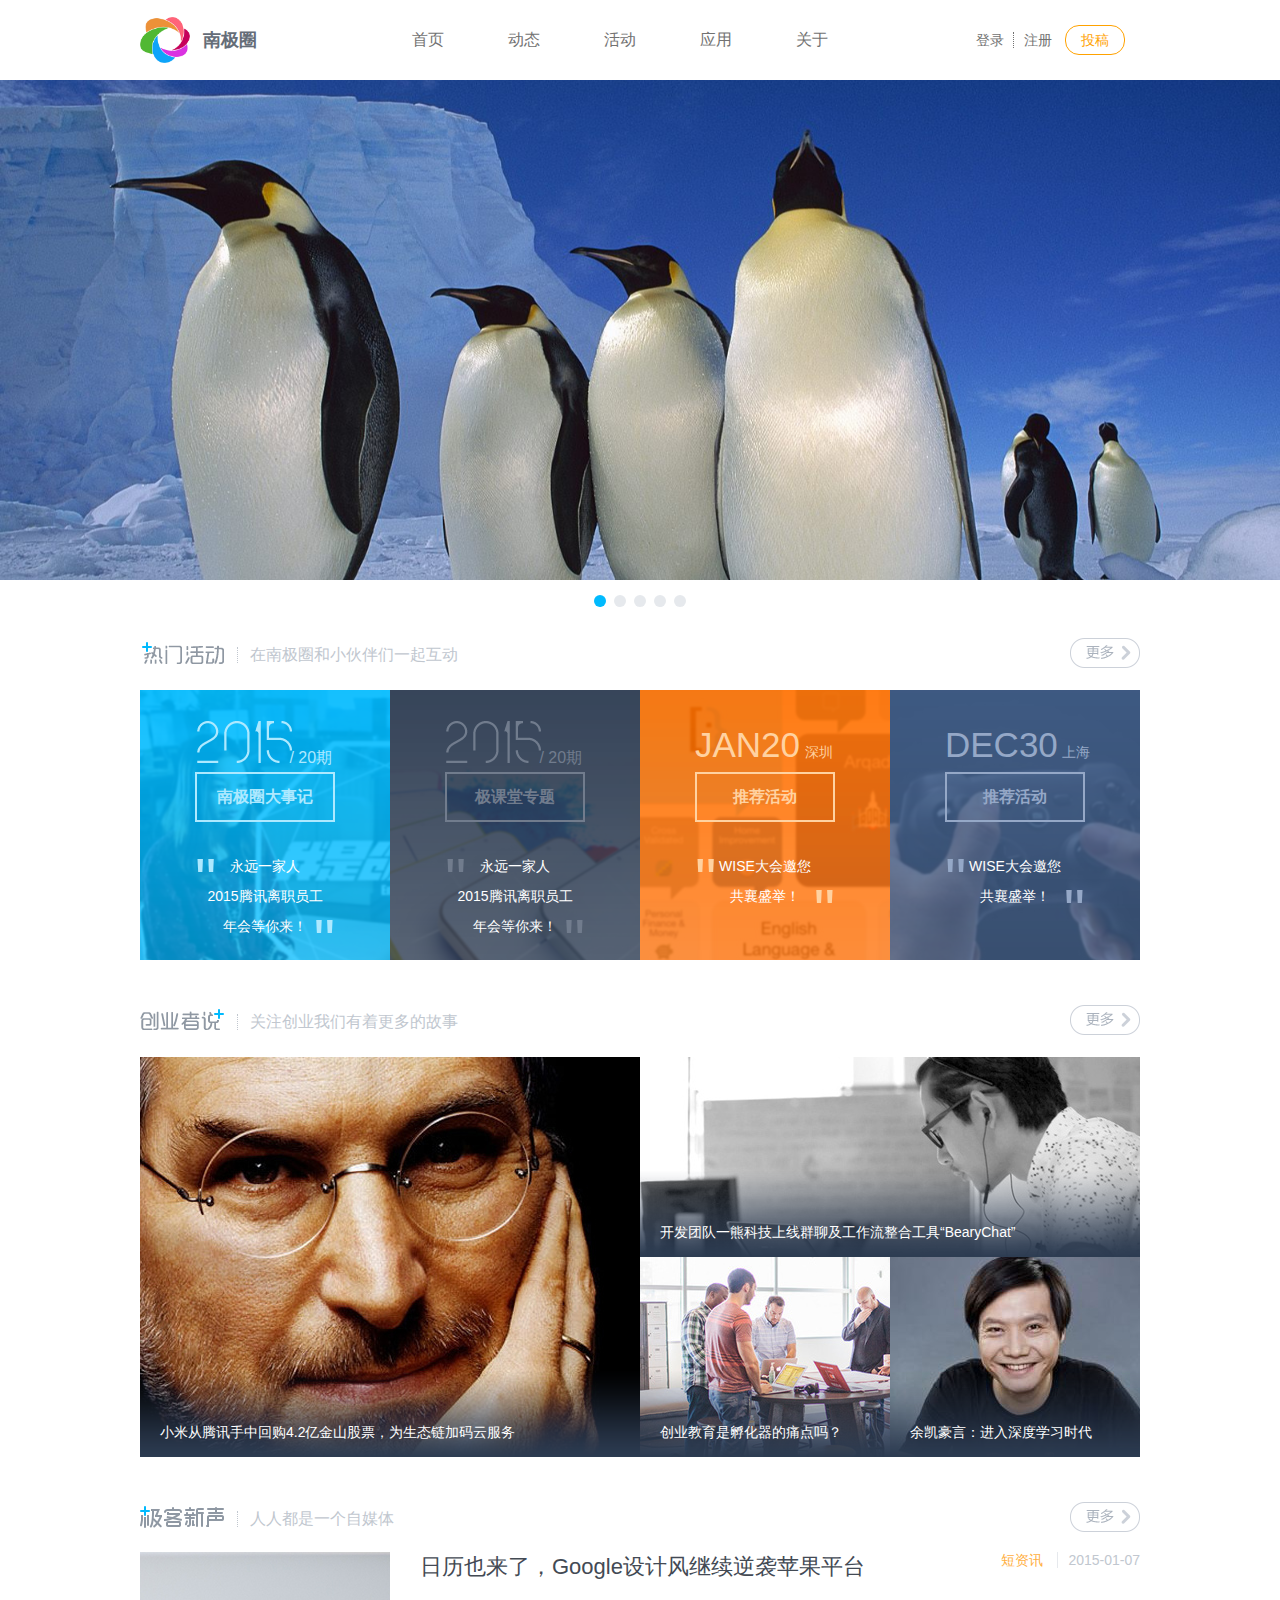
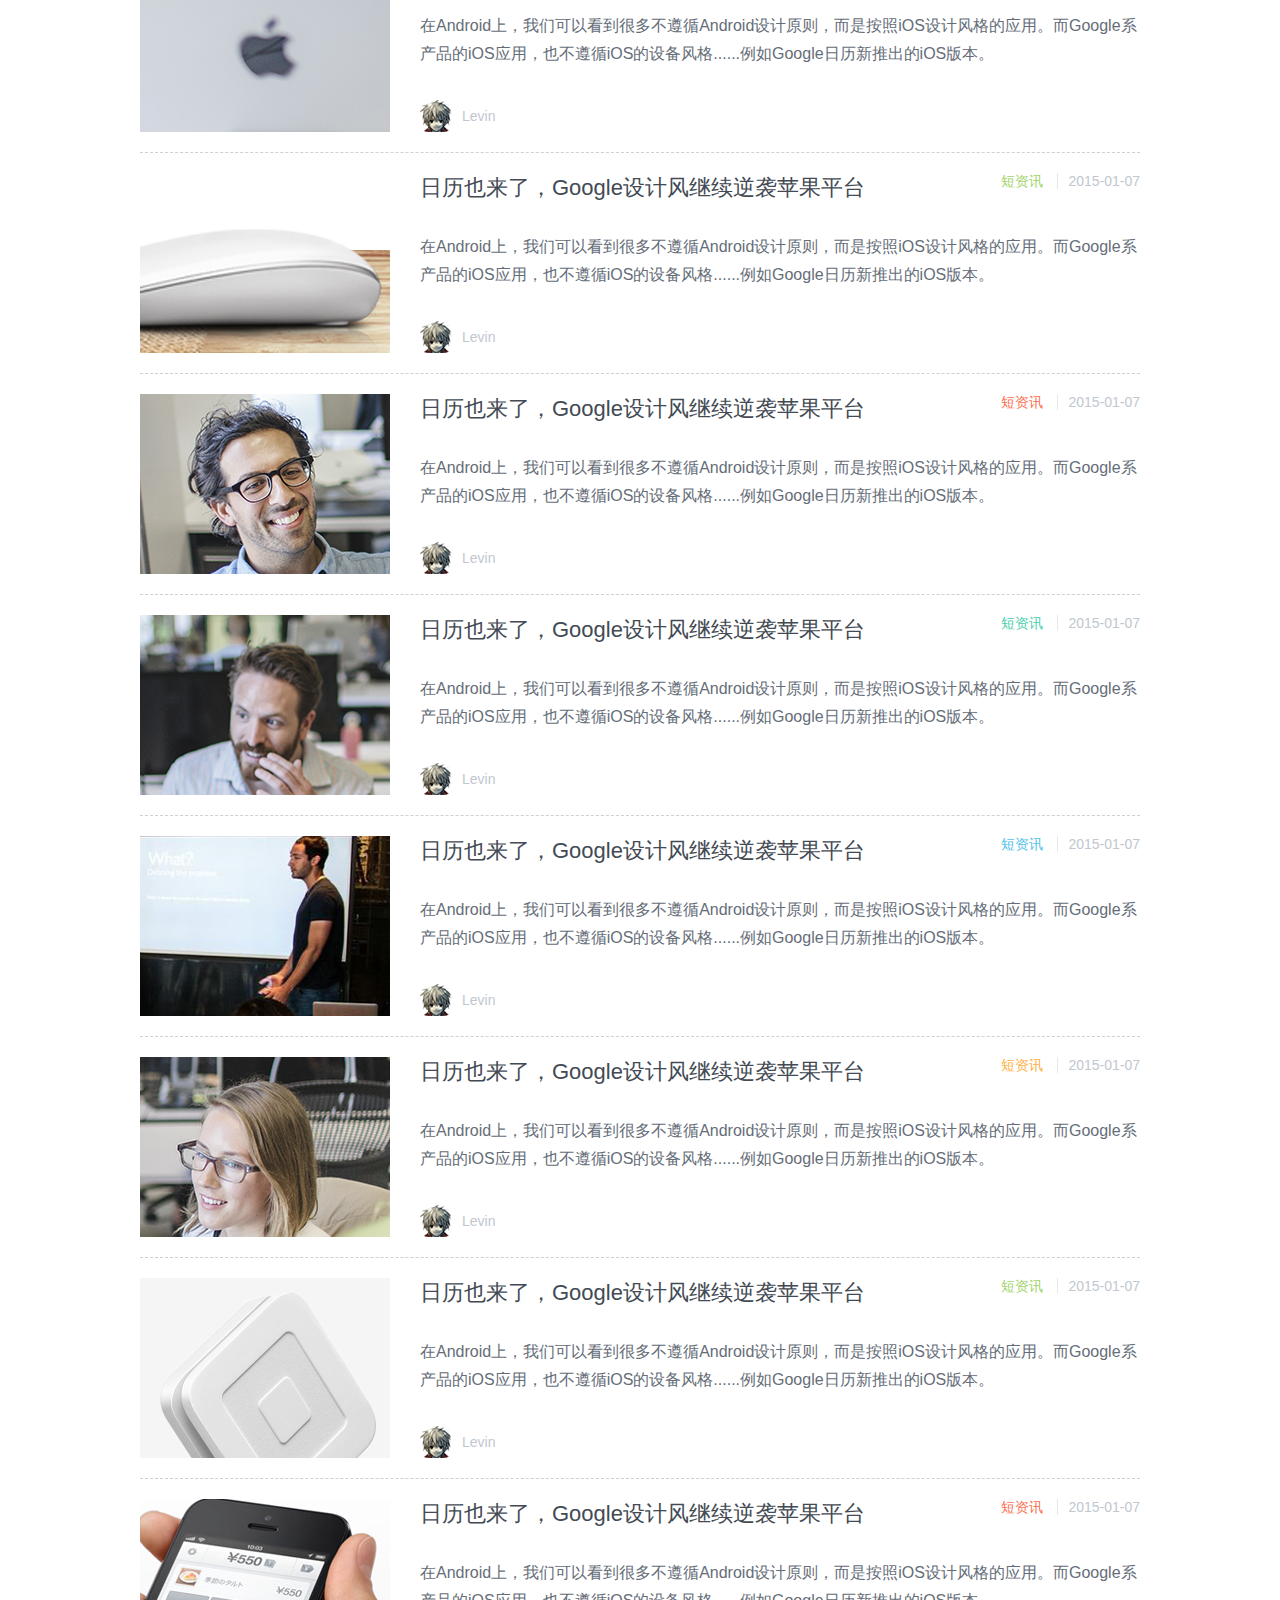
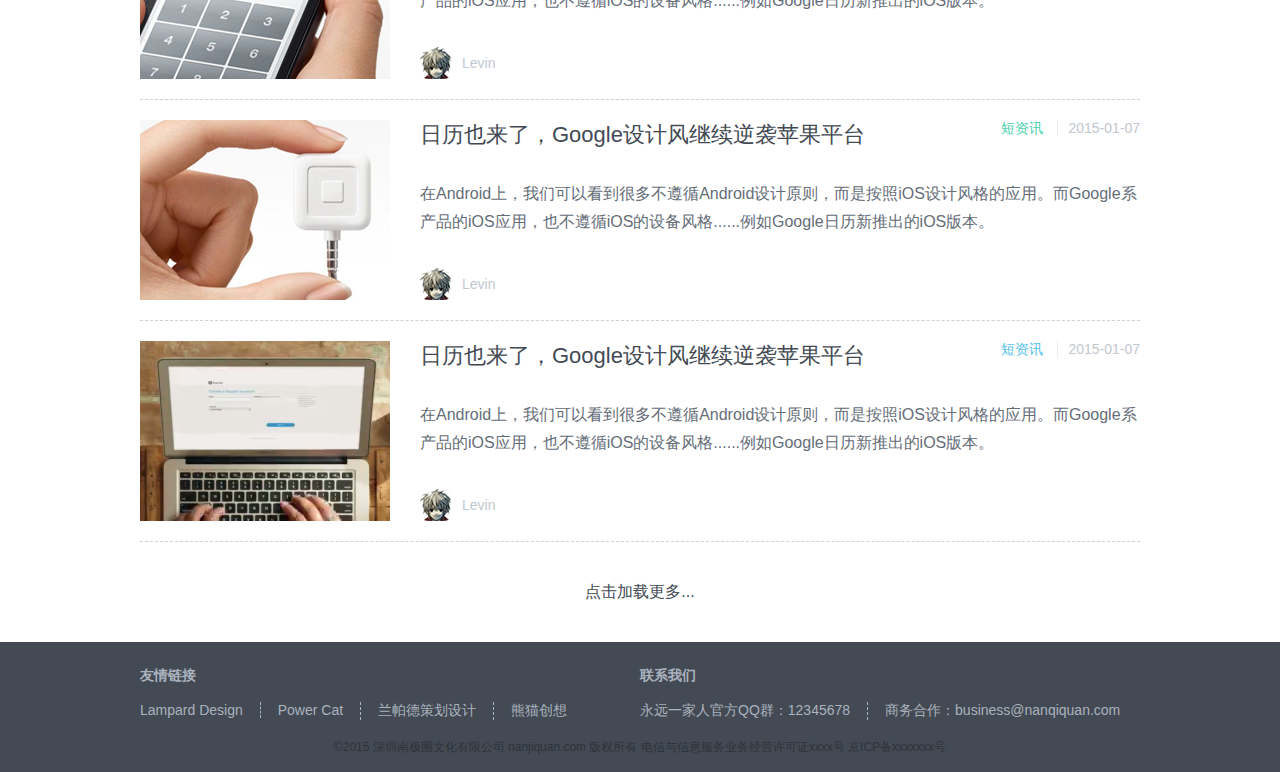
<file: project/ac/index.html>
<!DOCTYPE html>
<html>
<head lang="en">
    <meta charset="UTF-8">
    <meta name="author" content="lv" />
    <title>南极圈</title>
    <link rel="icon" href="images/favicon.ico">
    <link rel="stylesheet" href="css/main.css" type="text/css" />
    <link rel="stylesheet" href="css/index.css" type="text/css" />
</head>
<body>
<div class="wrapper">
    <div class="header">
        <div class="banner">
            <a class="banner_left" href="index.html">
                <img class="logo" src="images/logo.png" />
                <span class="brand">南极圈</span>
            </a>
            <div class="banner_center">
                <a class="tab" href="###">首页</a>
                <a class="tab" href="###">动态</a>
                <a class="tab" href="###">活动</a>
                <a class="tab" href="###">应用</a>
                <a class="tab" href="###">关于</a>
            </div>
            <div class="banner_right">
                <a class="login" href="###">登录</a>
                <a class="register" href="###">注册</a>
                <a class="contribute" href="###">投稿</a>
            </div>
        </div>
    </div>
    <div class="content">
        <div class="broadcast">
            <div class="slides">
                <a class="slide_img" href="###" style="background-image: url(images/example-slide-1.jpg);"></a>
                <a class="slide_img" href="###" style="background-image: url(images/example-slide-2.jpg);"></a>
                <a class="slide_img" href="###" style="background-image: url(images/example-slide-3.jpg);"></a>
                <a class="slide_img" href="###" style="background-image: url(images/example-slide-4.jpg);"></a>
                <a class="slide_img" href="###" style="background-image: url(images/example-slide-5.jpg);"></a>
            </div>
        </div>
        <div class="hot_act">
            <div class="title_line">
                <div class="title"></div>
                <span>在南极圈和小伙伴们一起互动</span>
                <a class="more" href="###"></a>
            </div>
            <div class="act_block">
                <div class="block" style="background: url(images/act_f1.jpg);">
                    <a href="###" style="background: url(images/f1.png);">
                        <div class="time">
                            <div class="year year_bkg_1"></div>
                            <span class="issue issue_color_1">/ 20期</span>
                        </div>
                        <div class="kind kind_color_1">南极圈大事记</div>
                        <div class="title">
                            <span class="comma comma_color_1 left">"</span>
                            <span class="text">永远一家人<br />2015腾讯离职员工<br />年会等你来！</span>
                            <span class="comma comma_color_1 right">"</span>
                        </div>
                    </a>
                </div>
                <div class="block" style="background: url(images/act_f2.jpg);">
                    <a href="###" style="background: url(images/f2.png);">
                        <div class="time">
                            <div class="year year_bkg_2"></div>
                            <span class="issue issue_color_2">/ 20期</span>
                        </div>
                        <div class="kind kind_color_2">极课堂专题</div>
                        <div class="title">
                            <span class="comma comma_color_2 left">"</span>
                            <span class="text">永远一家人<br />2015腾讯离职员工<br />年会等你来！</span>
                            <span class="comma comma_color_2 right">"</span>
                        </div>
                    </a>
                </div>
                <div class="block" style="background: url(images/act_f3.jpg);">
                    <a href="###" style="background: url(images/f3.png);">
                        <div class="time">
                            <div class="date date_color_1">JAN20</div>
                            <span class="city city_color_1">深圳</span>
                        </div>
                        <div class="kind kind_color_3">推荐活动</div>
                        <div class="title">
                            <span class="comma comma_color_3 left">"</span>
                            <span class="text">WISE大会邀您<br />共襄盛举！</span>
                            <span class="comma comma_color_3 right">"</span>
                        </div>
                    </a>
                </div>
                <div class="block" style="background: url(images/act_f4.jpg);">
                    <a href="###" style="background: url(images/f4.png);">
                        <div class="time">
                            <div class="date date_color_2">DEC30</div>
                            <span class="city city_color_2">上海</span>
                        </div>
                        <div class="kind kind_color_4">推荐活动</div>
                        <div class="title">
                            <span class="comma comma_color_4 left">"</span>
                            <span class="text">WISE大会邀您<br />共襄盛举！</span>
                            <span class="comma comma_color_4 right">"</span>
                        </div>
                    </a>
                </div>
            </div>
        </div>
        <div class="founder_say">
            <div class="title_line">
                <div class="title"></div>
                <span>关注创业我们有着更多的故事</span>
                <a class="more" href="###"></a>
            </div>
            <div class="say_block">
                <div class="block_1">
                    <a href="###" class="say say_1" style="background: url(images/moment1.jpg);">
                    </a>
                    <a class="title_bkg" href="####">
                        <span>小米从腾讯手中回购4.2亿金山股票，为生态链加码云服务</span>
                    </a>
                </div>
                <div class="block_2">
                    <a href="###" class="say say_2" style="background: url(images/moment2.jpg);">
                    </a>
                    <a class="title_bkg" href="####">
                        <span>开发团队一熊科技上线群聊及工作流整合工具“BearyChat”</span>
                    </a>
                </div>
                <div class="block_3">
                    <a href="###" class="say say_3" style="background: url(images/moment3.jpg);">
                    </a>
                    <a class="title_bkg_short" href="####">
                        <span>创业教育是孵化器的痛点吗？</span>
                    </a>
                </div>
                <div class="block_4">
                    <a href="###" class="say say_4" style="background: url(images/moment4.jpg);">
                    </a>
                    <a class="title_bkg_short" href="####">
                        <span>余凯豪言：进入深度学习时代</span>
                    </a>
                </div>
            </div>
        </div>
        <div class="geek_sound">
            <div class="title_line">
                <div class="title"></div>
                <span>人人都是一个自媒体</span>
                <a class="more" href="###"></a>
            </div>
            <div class="list">
                <ul>
                    <li>
                        <div class="detail">
                            <a class="image" href="###">
                                <img src="images/inicon1.png" />
                            </a>
                            <div class="main">
                                <div class="top">
                                    <a class="title" href="###">日历也来了，Google设计风继续逆袭苹果平台</a>
                                    <div class="label">
                                        <span class="type type_color_1">短资讯</span>
                                        <span class="date">2015-01-07</span>
                                    </div>
                                </div>
                                <div class="text">在Android上，我们可以看到很多不遵循Android设计原则，而是按照iOS设计风格的应用。而Google系产品的iOS应用，也不遵循iOS的设备风格......例如Google日历新推出的iOS版本。</div>
                                <div class="author">
                                    <a href="###">
                                        <img src="images/avatar.png" />
                                        <span>Levin</span>
                                    </a>
                                </div>
                            </div>
                        </div>
                    </li>
                    <li>
                        <div class="detail">
                            <a class="image" href="###">
                                <img src="images/inicon2.png" />
                            </a>
                            <div class="main">
                                <div class="top">
                                    <a class="title" href="###">日历也来了，Google设计风继续逆袭苹果平台</a>
                                    <div class="label">
                                        <span class="type type_color_2">短资讯</span>
                                        <span class="date">2015-01-07</span>
                                    </div>
                                </div>
                                <div class="text">在Android上，我们可以看到很多不遵循Android设计原则，而是按照iOS设计风格的应用。而Google系产品的iOS应用，也不遵循iOS的设备风格......例如Google日历新推出的iOS版本。</div>
                                <div class="author">
                                    <a href="###">
                                        <img src="images/avatar.png" />
                                        <span>Levin</span>
                                    </a>
                                </div>
                            </div>
                        </div>
                    </li><li>
                    <div class="detail">
                        <a class="image" href="###">
                            <img src="images/inicon3.png" />
                        </a>
                        <div class="main">
                            <div class="top">
                                <a class="title" href="###">日历也来了，Google设计风继续逆袭苹果平台</a>
                                <div class="label">
                                    <span class="type type_color_3">短资讯</span>
                                    <span class="date">2015-01-07</span>
                                </div>
                            </div>
                            <div class="text">在Android上，我们可以看到很多不遵循Android设计原则，而是按照iOS设计风格的应用。而Google系产品的iOS应用，也不遵循iOS的设备风格......例如Google日历新推出的iOS版本。</div>
                            <div class="author">
                                <a href="###">
                                    <img src="images/avatar.png" />
                                    <span>Levin</span>
                                </a>
                            </div>
                        </div>
                    </div>
                </li>
                    <li>
                        <div class="detail">
                            <a class="image" href="###">
                                <img src="images/inicon4.png" />
                            </a>
                            <div class="main">
                                <div class="top">
                                    <a class="title" href="###">日历也来了，Google设计风继续逆袭苹果平台</a>
                                    <div class="label">
                                        <span class="type type_color_4">短资讯</span>
                                        <span class="date">2015-01-07</span>
                                    </div>
                                </div>
                                <div class="text">在Android上，我们可以看到很多不遵循Android设计原则，而是按照iOS设计风格的应用。而Google系产品的iOS应用，也不遵循iOS的设备风格......例如Google日历新推出的iOS版本。</div>
                                <div class="author">
                                    <a href="###">
                                        <img src="images/avatar.png" />
                                        <span>Levin</span>
                                    </a>
                                </div>
                            </div>
                        </div>
                    </li>
                    <li>
                        <div class="detail">
                            <a class="image" href="###">
                                <img src="images/inicon5.png" />
                            </a>
                            <div class="main">
                                <div class="top">
                                    <a class="title" href="###">日历也来了，Google设计风继续逆袭苹果平台</a>
                                    <div class="label">
                                        <span class="type type_color_5">短资讯</span>
                                        <span class="date">2015-01-07</span>
                                    </div>
                                </div>
                                <div class="text">在Android上，我们可以看到很多不遵循Android设计原则，而是按照iOS设计风格的应用。而Google系产品的iOS应用，也不遵循iOS的设备风格......例如Google日历新推出的iOS版本。</div>
                                <div class="author">
                                    <a href="###">
                                        <img src="images/avatar.png" />
                                        <span>Levin</span>
                                    </a>
                                </div>
                            </div>
                        </div>
                    </li>
                    <li>
                        <div class="detail">
                            <a class="image" href="###">
                                <img src="images/inicon6.png" />
                            </a>
                            <div class="main">
                                <div class="top">
                                    <a class="title" href="###">日历也来了，Google设计风继续逆袭苹果平台</a>
                                    <div class="label">
                                        <span class="type type_color_1">短资讯</span>
                                        <span class="date">2015-01-07</span>
                                    </div>
                                </div>
                                <div class="text">在Android上，我们可以看到很多不遵循Android设计原则，而是按照iOS设计风格的应用。而Google系产品的iOS应用，也不遵循iOS的设备风格......例如Google日历新推出的iOS版本。</div>
                                <div class="author">
                                    <a href="###">
                                        <img src="images/avatar.png" />
                                        <span>Levin</span>
                                    </a>
                                </div>
                            </div>
                        </div>
                    </li>
                    <li>
                        <div class="detail">
                            <a class="image" href="###">
                                <img src="images/inicon7.png" />
                            </a>
                            <div class="main">
                                <div class="top">
                                    <a class="title" href="###">日历也来了，Google设计风继续逆袭苹果平台</a>
                                    <div class="label">
                                        <span class="type type_color_2">短资讯</span>
                                        <span class="date">2015-01-07</span>
                                    </div>
                                </div>
                                <div class="text">在Android上，我们可以看到很多不遵循Android设计原则，而是按照iOS设计风格的应用。而Google系产品的iOS应用，也不遵循iOS的设备风格......例如Google日历新推出的iOS版本。</div>
                                <div class="author">
                                    <a href="###">
                                        <img src="images/avatar.png" />
                                        <span>Levin</span>
                                    </a>
                                </div>
                            </div>
                        </div>
                    </li>
                    <li>
                        <div class="detail">
                            <a class="image" href="###">
                                <img src="images/inicon8.png" />
                            </a>
                            <div class="main">
                                <div class="top">
                                    <a class="title" href="###">日历也来了，Google设计风继续逆袭苹果平台</a>
                                    <div class="label">
                                        <span class="type type_color_3">短资讯</span>
                                        <span class="date">2015-01-07</span>
                                    </div>
                                </div>
                                <div class="text">在Android上，我们可以看到很多不遵循Android设计原则，而是按照iOS设计风格的应用。而Google系产品的iOS应用，也不遵循iOS的设备风格......例如Google日历新推出的iOS版本。</div>
                                <div class="author">
                                    <a href="###">
                                        <img src="images/avatar.png" />
                                        <span>Levin</span>
                                    </a>
                                </div>
                            </div>
                        </div>
                    </li>
                    <li>
                        <div class="detail">
                            <a class="image" href="###">
                                <img src="images/inicon9.png" />
                            </a>
                            <div class="main">
                                <div class="top">
                                    <a class="title" href="###">日历也来了，Google设计风继续逆袭苹果平台</a>
                                    <div class="label">
                                        <span class="type type_color_4">短资讯</span>
                                        <span class="date">2015-01-07</span>
                                    </div>
                                </div>
                                <div class="text">在Android上，我们可以看到很多不遵循Android设计原则，而是按照iOS设计风格的应用。而Google系产品的iOS应用，也不遵循iOS的设备风格......例如Google日历新推出的iOS版本。</div>
                                <div class="author">
                                    <a href="###">
                                        <img src="images/avatar.png" />
                                        <span>Levin</span>
                                    </a>
                                </div>
                            </div>
                        </div>
                    </li>
                    <li>
                        <div class="detail">
                            <a class="image" href="###">
                                <img src="images/inicon10.png" />
                            </a>
                            <div class="main">
                                <div class="top">
                                    <a class="title" href="###">日历也来了，Google设计风继续逆袭苹果平台</a>
                                    <div class="label">
                                        <span class="type type_color_5">短资讯</span>
                                        <span class="date">2015-01-07</span>
                                    </div>
                                </div>
                                <div class="text">在Android上，我们可以看到很多不遵循Android设计原则，而是按照iOS设计风格的应用。而Google系产品的iOS应用，也不遵循iOS的设备风格......例如Google日历新推出的iOS版本。</div>
                                <div class="author">
                                    <a href="###">
                                        <img src="images/avatar.png" />
                                        <span>Levin</span>
                                    </a>
                                </div>
                            </div>
                        </div>
                    </li>
                </ul>
            </div>
            <div class="load_more">
                <a href="###">点击加载更多...</a>
            </div>
        </div>
    </div>
    <div class="footer">
        <div class="container">
            <div class="block">
                <div class="link">友情链接</div>
                <div class="link_list">
                    <a href="###" class="left">Lampard Design</a>
                    <a href="###">Power Cat</a>
                    <a href="###">兰帕德策划设计</a>
                    <a href="###" class="right">熊猫创想</a>
                </div>
            </div>
            <div class="block">
                <div class="link">联系我们</div>
                <div class="link_list">
                    <a href="###" class="left">永远一家人官方QQ群：12345678</a>
                    <a href="###" class="right">商务合作：business@nanqiquan.com</a>
                </div>
            </div>
            <div class="copyright">
                <span>©2015 深圳南极圈文化有限公司 nanjiquan.com 版权所有 电信与信息服务业务经营许可证xxxx号 京ICP备xxxxxxx号</span>
            </div>
        </div>
    </div>
</div>
<script type="text/javascript" src="js/jquery-latest.min.js" charset="utf-8"></script>
<script type="text/javascript" src="js/jquery.slides.min.js" charset="utf-8"></script>
<script>
    $(function() {
        $('.slides').slidesjs({
            navigation: {
                active: false,
                effect: "slide"
            },
            height: 500,
            play: {
                active: false,
                auto: true,
                interval: 4000,
                swap: true
            }
        });
    });

    //浮层显示效果
    $('.say_1, .say_2').hover(function(){
        $(this).next().addClass('title_bkg_hover');
    },function(){
        $(this).next().removeClass('title_bkg_hover');
    });
    $('.say_3, .say_4').hover(function(){
        $(this).next().addClass('title_bkg_short_hover');
    },function(){
        $(this).next().removeClass('title_bkg_short_hover');
    });
</script>
</body>
</html>
</file>
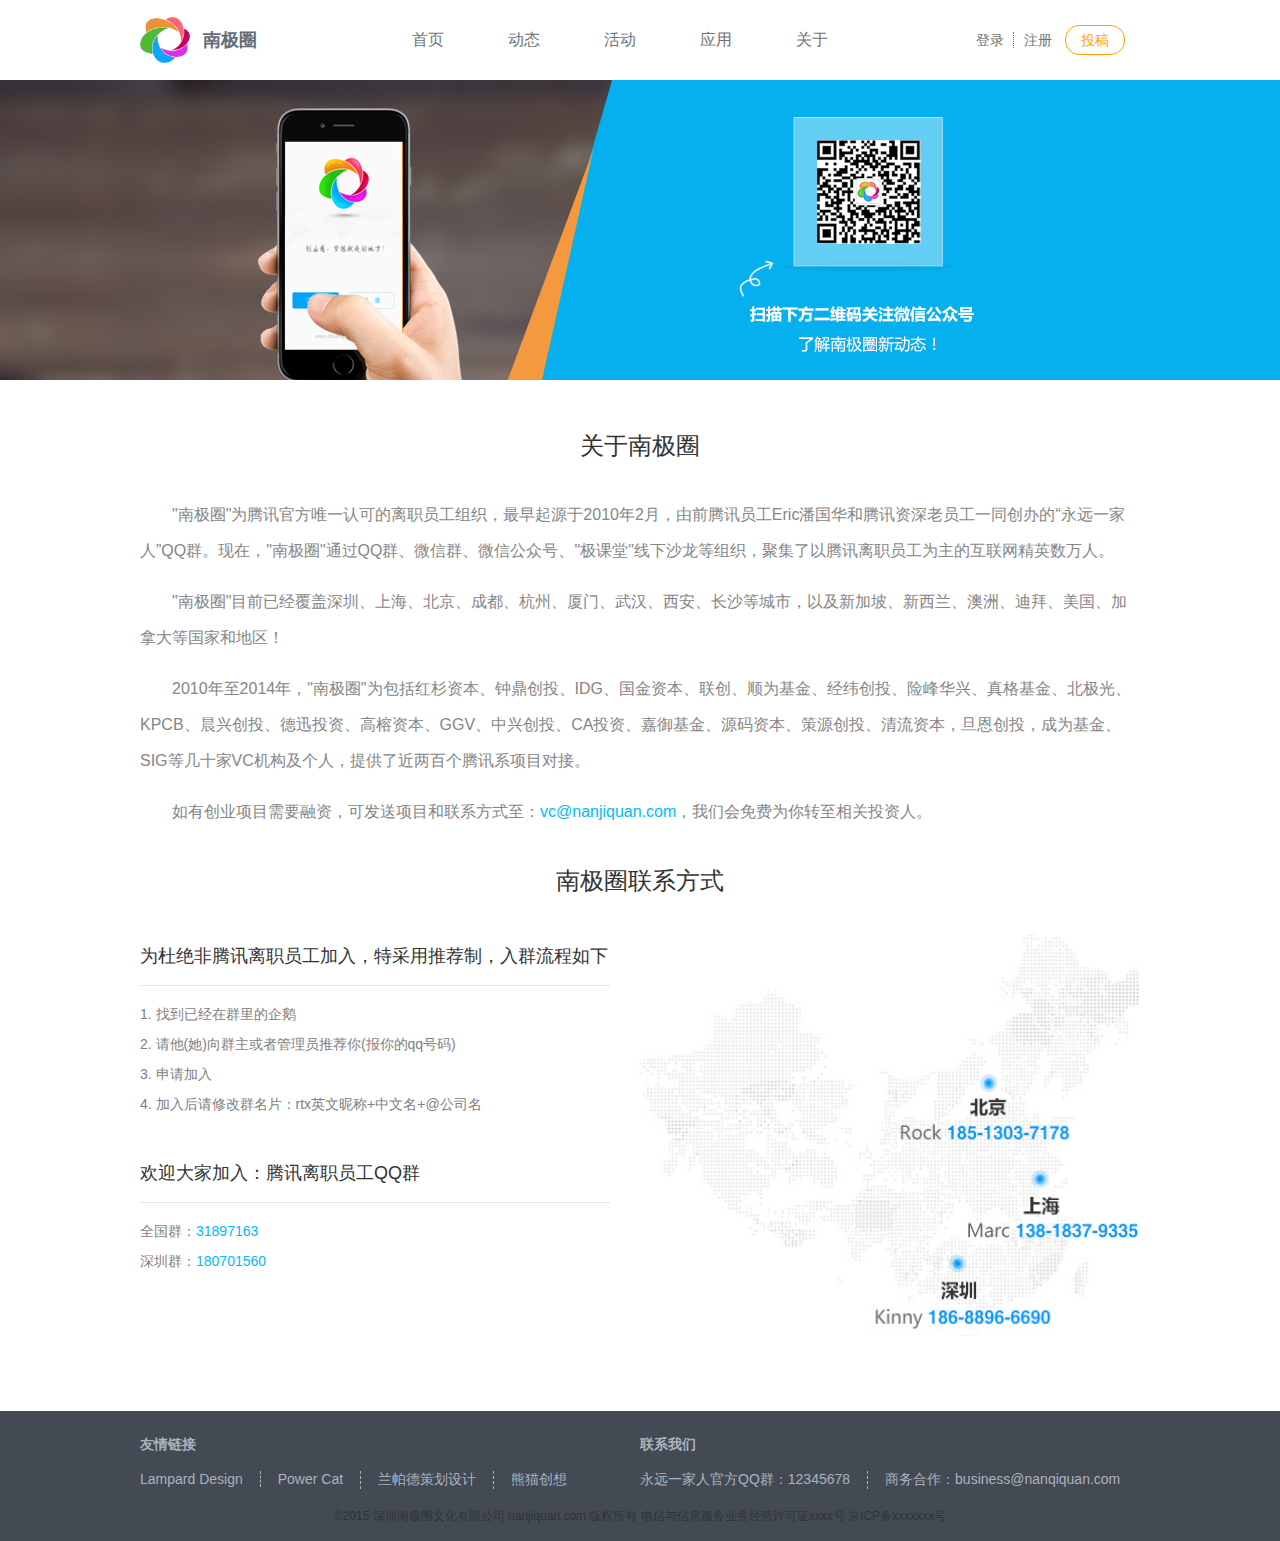
<file: project/ac/about.html>
<!DOCTYPE html>
<html>
<head lang="en">
    <meta charset="UTF-8">
    <meta name="author" content="lv" />
    <title>关于南极圈</title>
    <link rel="icon" href="images/favicon.ico">
    <link rel="stylesheet" href="css/main.css" type="text/css" />
    <link rel="stylesheet" href="css/about.css" type="text/css" />
</head>
<body>
<div class="wrapper">
    <div class="header">
        <div class="banner">
            <a class="banner_left" href="index.html">
                <img class="logo" src="images/logo.png" />
                <span class="brand">南极圈</span>
            </a>
            <div class="banner_center">
                <a class="tab" href="index.html">首页</a>
                <a class="tab" href="###">动态</a>
                <a class="tab" href="###">活动</a>
                <a class="tab" href="###">应用</a>
                <a class="tab" href="about.html">关于</a>
            </div>
            <div class="banner_right">
                <a class="login" href="###">登录</a>
                <a class="register" href="###">注册</a>
                <a class="contribute" href="###">投稿</a>
            </div>
        </div>
    </div>
    <div class="content">
        <div class="banner"></div>
        <div class="main">
            <div class="about">
                <div class="title">关于南极圈</div>
                <div class="text">
                    <span>"南极圈"为腾讯官方唯一认可的离职员工组织，最早起源于2010年2月，由前腾讯员工Eric潘国华和腾讯资深老员工一同创办的“永远一家人”QQ群。现在，"南极圈"通过QQ群、微信群、微信公众号、"极课堂"线下沙龙等组织，聚集了以腾讯离职员工为主的互联网精英数万人。</span>
                    <span>"南极圈"目前已经覆盖深圳、上海、北京、成都、杭州、厦门、武汉、西安、长沙等城市，以及新加坡、新西兰、澳洲、迪拜、美国、加拿大等国家和地区！</span>
                    <span>2010年至2014年，"南极圈"为包括红杉资本、钟鼎创投、IDG、国金资本、联创、顺为基金、经纬创投、险峰华兴、真格基金、北极光、KPCB、晨兴创投、德迅投资、高榕资本、GGV、中兴创投、CA投资、嘉御基金、源码资本、策源创投、清流资本，旦恩创投，成为基金、SIG等几十家VC机构及个人，提供了近两百个腾讯系项目对接。</span>
                    <span>如有创业项目需要融资，可发送项目和联系方式至：<a href="mailto:vc@nanjiquan.com" class="vc">vc@nanjiquan.com</a>，我们会免费为你转至相关投资人。</span>
                </div>
            </div>
            <div class="contract">
                <div class="title">南极圈联系方式</div>
                <div class="text">
                    <div class="join">
                        <span class="intro">为杜绝非腾讯离职员工加入，特采用推荐制，入群流程如下</span>
                        <span class="item">1. 找到已经在群里的企鹅</span>
                        <span class="item">2. 请他(她)向群主或者管理员推荐你(报你的qq号码)</span>
                        <span class="item">3. 申请加入</span>
                        <span class="item">4. 加入后请修改群名片：rtx英文昵称+中文名+@公司名</span>

                        <span class="intro sep">欢迎大家加入：腾讯离职员工QQ群</span>
                        <span class="item">全国群：<span class="qq">31897163</span></span>
                        <span class="item">深圳群：<span class="qq">180701560</span></span>
                    </div>
                    <div class="map">
                        <img src="images/china.jpg" />
                    </div>
                </div>
            </div>
        </div>
    </div>
    <div class="footer">
        <div class="container">
            <div class="block">
                <div class="link">友情链接</div>
                <div class="link_list">
                    <a href="###" class="left">Lampard Design</a>
                    <a href="###">Power Cat</a>
                    <a href="###">兰帕德策划设计</a>
                    <a href="###" class="right">熊猫创想</a>
                </div>
            </div>
            <div class="block">
                <div class="link">联系我们</div>
                <div class="link_list">
                    <a href="###" class="left">永远一家人官方QQ群：12345678</a>
                    <a href="###" class="right">商务合作：business@nanqiquan.com</a>
                </div>
            </div>
            <div class="copyright">
                <span>©2015 深圳南极圈文化有限公司 nanjiquan.com 版权所有 电信与信息服务业务经营许可证xxxx号 京ICP备xxxxxxx号</span>
            </div>
        </div>
    </div>
</div>
</body>
</html>
</file>
<file: project/ac/css/main.css>
@charset "UTF-8";
html,body {width:100%; height:100%;}
body,div,a,span,image,table,tbody,tr,td {margin: 0; padding: 0; border: 0; font-family: Microsoft Yahei, tahoma, arial, sans-serif;}
body {background-color: #FFFFFF;}
input,select,textarea {font-family: Microsoft Yahei, tahoma, arial, sans-serif; margin: 0;}
.wrapper {margin: 0; width: 100%; min-width: 1000px; position: relative; height: auto; min-height: 100%;}
.header {background-color: #FFFFFF; height: 80px;}
.header .banner {width: 1000px; margin: 0 auto; height: 80px;}
.header .banner .banner_left {width: 130px; height: 80px; float: left; text-decoration: none; cursor: pointer;}
.header .banner .banner_left .logo {width: 50px; height: 50px; float: left; margin: 15px 0;}
.header .banner .banner_left .brand {width: 80px; height: 80px; line-height: 80px; font-size: 18px; float: left; margin: 0; text-align: center; color: #656d78; font-weight: bold;}
.header .banner .banner_center {width: 480px; height: 80px; margin: 0 110px; float: left;}
.header .banner .banner_center .tab {width: 96px; height: 80px; text-align: center; text-decoration: none; color: #727272; line-height: 80px; margin: 0; float: left; font-size: 16px;}
.header .banner .banner_center .tab:hover {color: #00bafe;}
.header .banner .banner_right {width: 170px; height: 80px; font-size: 14px; float: left;}
.header .banner .banner_right a.login {width: 40px; text-decoration: none; height: 16px; line-height: 16px; display: inline-block; color: #727272; margin: 32px 0; text-align: center; border-right: dotted 1px #727272; padding-right: 3px;}
.header .banner .banner_right a.login:hover {color: #00bafe;}
.header .banner .banner_right a.register {width: 40px; text-decoration: none; height: 16px; line-height: 16px; display: inline-block; color: #727272; margin: 32px 0; text-align: center; padding-right: 3px;}
.header .banner .banner_right a.register:hover {color: #00bafe;}
.header .banner .banner_right .contribute {width: 58px; height: 28px; border: solid 1px #ffa200; border-radius: 14px; margin: 25px 0; text-decoration: none; display: inline-block; text-align: center; line-height: 28px; color: #ffa200;}
.header .banner .banner_right .contribute:hover {color: #ff7200; border-color: #ff7200;}

.footer {background-color: #434a54; height: 130px; position: absolute; width: 100%; min-width: 1000px; bottom: 0; left: 0;}
.footer .container {width: 1000px; height: 130px; margin: 0 auto;}
.footer .container .block {width: 500px; height: 80px; float: left;}
.footer .container .block .link {width: 500px; height: 20px; font-size: 14px; color: #aab2bd; margin-top: 25px; font-weight: bold;}
.footer .container .block .link_list {width: 500px; height: 20px; font-size: 14px; margin-top: 15px;}
.footer .container .block .link_list a {width: auto; display: block; padding: 0 17px; border-left: dashed 1px #aab2bd; text-decoration: none; color: #aab2bd; float: left;}
.footer .container .block .link_list a.left {border: 0; padding-left: 0;}
.footer .container .block .link_list a.right {padding-right: 0;}
.footer .container .copyright {width: 100%; text-align: center; color: #2e3339; font-size: 12px; height: 50px; float: left; line-height: 50px;}
</file>
<file: project/ac/css/index.css>
@charset "UTF-8";
.content {width: 100%; min-width: 1000px; margin: 0 auto; padding-bottom: 130px;}
.content .broadcast {height: auto; max-height: 528px;}
.content .broadcast .slides {height: auto; display: none; max-height: 528px;}
.content .broadcast .slides a.slide_img {height: 500px; overflow: hidden; background-size: cover; background-position: center center; margin-bottom: 50px; position: relative; display: block;}
.content .broadcast .slides .slidesjs-pagination {margin: 0 auto; padding: 0; width: 800px; height: 28px; list-style: none; text-align: center;}
.content .broadcast .slides .slidesjs-pagination li {display: inline-block; width: 12px; height: 12px; margin: 15px 4px 1px 4px;}
.content .broadcast .slides .slidesjs-pagination li a {display: block; width: 12px; height: 12px; float: left; overflow: hidden; color: #e6e9ed; border-radius: 6px; background: #e6e9ed;}
.content .broadcast .slides .slidesjs-pagination li a.active,
.content .broadcast .slides .slidesjs-pagination li a:hover.active {background: #00bafe; color: #00bafe;}
.content .broadcast .slides .slidesjs-pagination li a:hover {background: #00bafe; color: #00bafe;}

.content .hot_act {width: 1000px; margin: 30px auto 0 auto;}
.content .hot_act .title_line {height: 30px;}
.content .hot_act .title_line .title {background: url(../images/h-spr.png) 0 0; width: 85px; height: 22px; float: left; margin: 4px 12px 4px 0;}
.content .hot_act .title_line span {height: 16px; line-height: 16px; color: #c1c7cf; display: block; font-size: 16px; margin: 9px 0 5px 0; float: left; border-left: dotted 1px #c1c7cf; padding-left: 12px;}
.content .hot_act .title_line .more {background: url(../images/spr.png) 0 0; width: 70px; height: 30px; float: right;}
.content .hot_act .title_line .more:hover {background-position: -74px 0;}
.content .hot_act .act_block {width: 1000px; height: 270px; margin: 22px 0 0 0;}
.content .hot_act .act_block .block {width: 250px; height: 270px; float: left;}
.content .hot_act .act_block .block a {width: 250px; height: 270px; display: block; text-decoration: none;}
.content .hot_act .act_block .block a div.time {width: 250px; height: 82px;}
.content .hot_act .act_block .block a div.time div.year {background: url(../images/year.png); width: 100px; height: 43px; display: inline-block; margin: 30px 0 0 55px;}
.content .hot_act .act_block .block a div.time div.date {width: auto; height: 43px; display: inline-block; margin: 35px 0 0 55px; font-size: 35px;}
.content .hot_act .act_block .block a div.time div.date_color_1 {color: #ffd2a1;}
.content .hot_act .act_block .block a div.time div.date_color_2 {color: #95a8c7;}
.content .hot_act .act_block .block a div.time div.year_bkg_1 {background-position: 0 0;}
.content .hot_act .act_block .block a div.time div.year_bkg_2 {background-position: 0 -49px;}
.content .hot_act .act_block .block a div.time span.issue {width: auto; height: 16px; margin-left: -10px; font-size: 16px;}
.content .hot_act .act_block .block a div.time span.issue_color_1 {color: #ade9ff;}
.content .hot_act .act_block .block a div.time span.issue_color_2 {color: #717c8d;}
.content .hot_act .act_block .block a div.time span.city {width: auto; height: 16px; font-size: 14px;}
.content .hot_act .act_block .block a div.time span.city_color_1 {color: #ffd2a1;}
.content .hot_act .act_block .block a div.time span.city_color_2 {color: #95a8c7;}

.content .hot_act .act_block .block a div.kind {width: 136px; height: 46px; margin: 0 55px; font-size: 16px; line-height: 46px;text-align: center; font-weight: bold;}
.content .hot_act .act_block .block a div.kind_color_1 {border: solid 2px #ade9ff; color: #ade9ff;}
.content .hot_act .act_block .block a div.kind_color_2 {border: solid 2px #717c8d; color: #717c8d;}
.content .hot_act .act_block .block a div.kind_color_3 {border: solid 2px #ffd2a1; color: #ffd2a1;}
.content .hot_act .act_block .block a div.kind_color_4 {border: solid 2px #95a8c7; color: #95a8c7;}

.content .hot_act .act_block .block a div.title {width: 140px; margin: 50px 55px 0 55px; color: #FFFFFF;}
.content .hot_act .act_block .block a div.title span {display: inline-block;}
.content .hot_act .act_block .block a div.title span.text {font-size: 14px; height: 30px; line-height: 30px; width: 140px; text-align: center; margin-top: -36px;}
.content .hot_act .act_block .block a div.title span.comma {font-size: 60px;line-height: 15px;}
.content .hot_act .act_block .block a div.title span.comma_color_1 {color: #ade9ff;}
.content .hot_act .act_block .block a div.title span.comma_color_2 {color: #717c8d;}
.content .hot_act .act_block .block a div.title span.comma_color_3 {color: #ffd2a1;}
.content .hot_act .act_block .block a div.title span.comma_color_4 {color: #95a8c7;}

.content .hot_act .act_block .block a div.title span.left {float: left;}
.content .hot_act .act_block .block a div.title span.right {float: right; margin-top: -2px;}

.content .founder_say {width: 1000px; margin: 45px auto 0 auto;}
.content .founder_say .title_line {height: 30px;}
.content .founder_say .title_line .title {background: url(../images/h-spr.png) 0 -23px; width: 85px; height: 22px; float: left; margin: 4px 12px 4px 0;}
.content .founder_say .title_line span {height: 16px; line-height: 16px; color: #c1c7cf; display: block; font-size: 16px; margin: 9px 0 5px 0; float: left; border-left: dotted 1px #c1c7cf; padding-left: 12px;}
.content .founder_say .title_line .more {background: url(../images/spr.png) 0 0; width: 70px; height: 30px; float: right;}
.content .founder_say .title_line .more:hover {background-position: -74px 0;}

.content .founder_say .say_block {width: 1000px; height: 400px; margin: 22px 0 0 0; cursor: pointer;}
.content .founder_say .say_block a.title_bkg {background: url(../images/f5.png) 0 -129px repeat-x; width: 500px; height: 86px;position: relative; margin-top: -86px; text-decoration: none; display: block;}
.content .founder_say .say_block a.title_bkg:hover {background: url(../images/f6.png) 0 -114px repeat-x;}
.content .founder_say .say_block a.title_bkg_hover {background: url(../images/f6.png) 0 -114px repeat-x;}

.content .founder_say .say_block a.title_bkg_short {background: url(../images/f5.png) 0 -129px repeat-x; width: 250px; height: 86px;position: relative; margin-top: -86px; display: block;}
.content .founder_say .say_block a.title_bkg_short:hover {background: url(../images/f6.png) 0 -114px repeat-x;}
.content .founder_say .say_block a.title_bkg_short_hover {background: url(../images/f6.png) 0 -114px repeat-x;}

.content .founder_say .say_block a.title_bkg span,
.content .founder_say .say_block a.title_bkg_short span {font-size: 14px; color: #FFFFFF; line-height: 30px; margin: 46px 0 0 20px; width: auto; height: 30px; display: inline-block;}

.content .founder_say .say_block .block {}
.content .founder_say .say_block .block a.say {}
.content .founder_say .say_block .block_1 {width: 500px; height: 400px; float: left;}
.content .founder_say .say_block .block_1 a.say_1 {width: 500px; height: 400px; display: block; text-decoration: none;}

.content .founder_say .say_block .block_2 {width: 500px; height: 200px; float: left;}
.content .founder_say .say_block .block_2 a.say_2 {width: 500px; height: 200px; display: block; text-decoration: none;}

.content .founder_say .say_block .block_3 {width: 250px; height: 200px; float: left;}
.content .founder_say .say_block .block_3 a.say_3 {width: 250px; height: 200px; display: block; text-decoration: none;}

.content .founder_say .say_block .block_4 {width: 250px; height: 200px; float: left;}
.content .founder_say .say_block .block_4 a.say_4 {width: 250px; height: 200px; display: block; text-decoration: none;}

.content .geek_sound {width: 1000px; margin: 45px auto 0 auto;}
.content .geek_sound .title_line {height: 30px;}
.content .geek_sound .title_line .title {background: url(../images/h-spr.png) 0 -46px; width: 85px; height: 22px; float: left; margin: 4px 12px 4px 0;}
.content .geek_sound .title_line span {height: 16px; line-height: 16px; color: #c1c7cf; display: block; font-size: 16px; margin: 9px 0 5px 0; float: left; border-left: dotted 1px #c1c7cf; padding-left: 12px;}
.content .geek_sound .title_line .more {background: url(../images/spr.png) 0 0; width: 70px; height: 30px; float: right;}
.content .geek_sound .title_line .more:hover {background-position: -74px 0;}

.content .geek_sound .list {width: 1000px; margin: 0;}
.content .geek_sound .list ul {width: 1000px; margin: 0; padding: 0; list-style: none;}
.content .geek_sound .list ul li {width: 1000px; border-bottom: dashed 1px #ccd1d9;}
.content .geek_sound .list ul li div.detail {width: 1000px; height: 180px; margin: 20px 0;}
.content .geek_sound .list ul li div.detail a.image {width: 250px; height: 180px; display: block; float: left;}
.content .geek_sound .list ul li div.detail div.main {margin-left: 30px; width: 720px; float: left; height: 180px;}
.content .geek_sound .list ul li div.detail div.main .top {width: 720px; height: 30px;}
.content .geek_sound .list ul li div.detail div.main .top a.title {width: auto; height: 30px; line-height: 30px; font-size: 22px; color: #434a54; text-decoration: none; display: block; float: left;}
.content .geek_sound .list ul li div.detail div.main .top div.label {font-size: 14px; width: auto; float: right;}
.content .geek_sound .list ul li div.detail div.main .top div.label span.type {margin-right: 10px;}
.content .geek_sound .list ul li div.detail div.main .top div.label span.type_color_1 {color: #ffaf3f;}
.content .geek_sound .list ul li div.detail div.main .top div.label span.type_color_2 {color: #a0d468;}
.content .geek_sound .list ul li div.detail div.main .top div.label span.type_color_3 {color: #fc6e51;}
.content .geek_sound .list ul li div.detail div.main .top div.label span.type_color_4 {color: #48cfad;}
.content .geek_sound .list ul li div.detail div.main .top div.label span.type_color_5 {color: #4fc1e9;}
.content .geek_sound .list ul li div.detail div.main .top div.label span.date {border-left: solid 1px #e6e9ed; color: #c1c7cf; padding-left: 10px;}
.content .geek_sound .list ul li div.detail div.main .text {width: 720px; height: 58px; line-height: 28px; font-size: 16px; color: #656d78; margin: 30px 0;}
.content .geek_sound .list ul li div.detail div.main .author {width: 720px; height: 32px;}
.content .geek_sound .list ul li div.detail div.main .author a {display: inline-block; height: 32px; width: auto;}
.content .geek_sound .list ul li div.detail div.main .author img {width: 32px; height: 32px; border-radius: 8px; float: left;}
.content .geek_sound .list ul li div.detail div.main .author span {width: auto; height: 32px; line-height: 32px; font-size: 14px; color: #c1c7cf; display: block; float: left; margin-left: 10px;}

.content .geek_sound .load_more {width: 1000px; margin: 0; height: 100px; text-align: center;}
.content .geek_sound .load_more a {display: block; width: 1000px; height: 100px; font-size: 16px; color: #434a54; line-height: 100px; text-decoration: none;}
</file>
<file: project/ac/css/about.css>
@charset "UTF-8";
.content {width: 100%; min-width: 1000px; margin: 0 auto; padding-bottom: 130px;}
.content .banner {height: 300px; background: url("../images/ban3.jpg") center center; overflow: hidden; background-size: cover;}
.content .main {width: 1000px; margin: 50px auto 0 auto;}
.content .main .about {}
.content .main .about .title {font-size: 24px; color: #333333; text-align: center; margin-bottom: 35px;}
.content .main .about .text {font-size: 16px; line-height: 36px; color: #868686;}
.content .main .about .text span {display: block; margin-bottom: 15px; text-indent: 32px;}
.content .main .about .text span a.vc {color: #00bafe; text-decoration: none;}

.content .main .contract {margin: 35px auto 75px auto;}
.content .main .contract .title {font-size: 24px; color: #333333; text-align: center; margin-bottom: 30px;}
.content .main .contract .text {height: 409px;}
.content .main .contract .text .join {height: 409px; width: 495px; float: left;}
.content .main .contract .text .join span {display: inline-block;}
.content .main .contract .text .join span.intro {height: 58px; width: 470px; font-size: 18px; color: #333333; line-height: 58px; border-bottom: solid 1px #e5e5e5; margin-bottom: 13px;}
.content .main .contract .text .join span.sep {margin-top: 25px;}
.content .main .contract .text .join span.item {line-height: 30px; width: auto; font-size: 14px; color: #7f7f7f; display: block;}
.content .main .contract .text .join span.qq {color: #00bafe;}

.content .main .contract .text .map {height: 409px; width: 505px; float: left;}
.content .main .contract .text .map img {height: 409px; width: 505px;}
</file>
